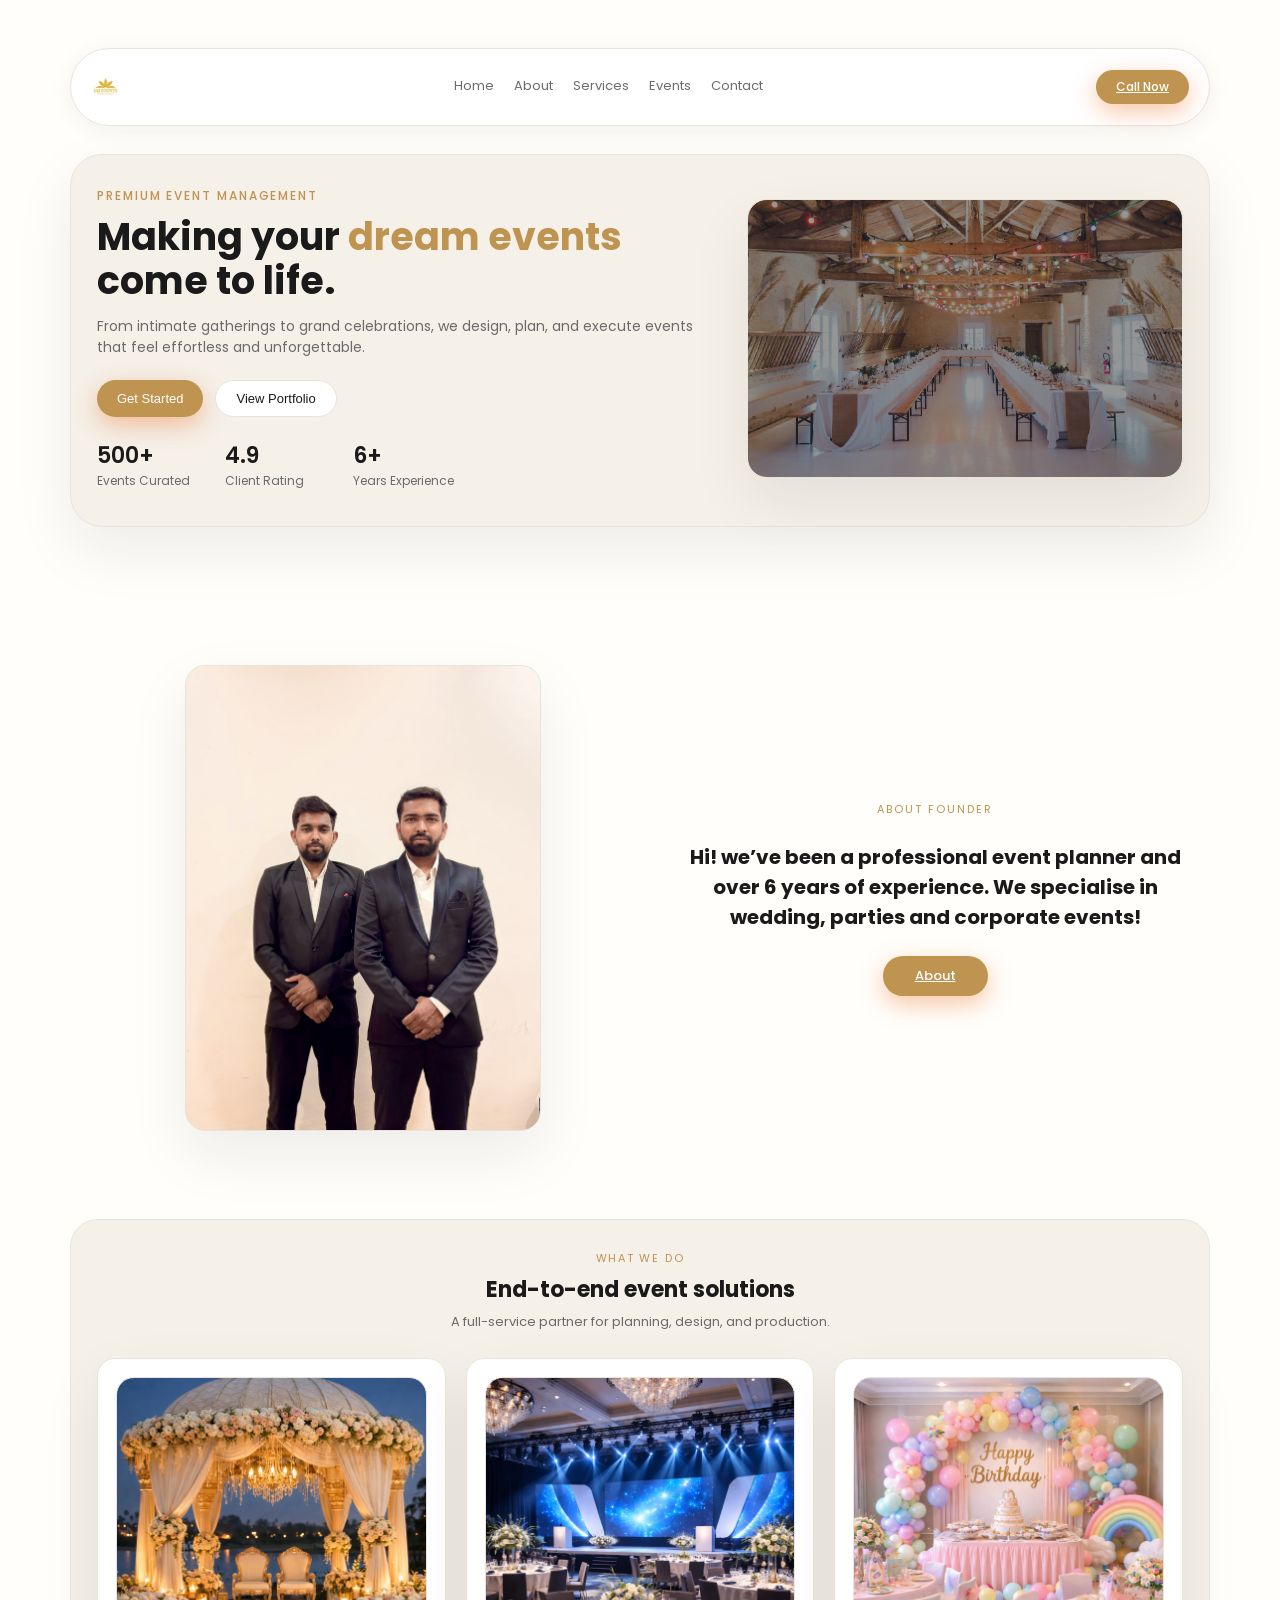
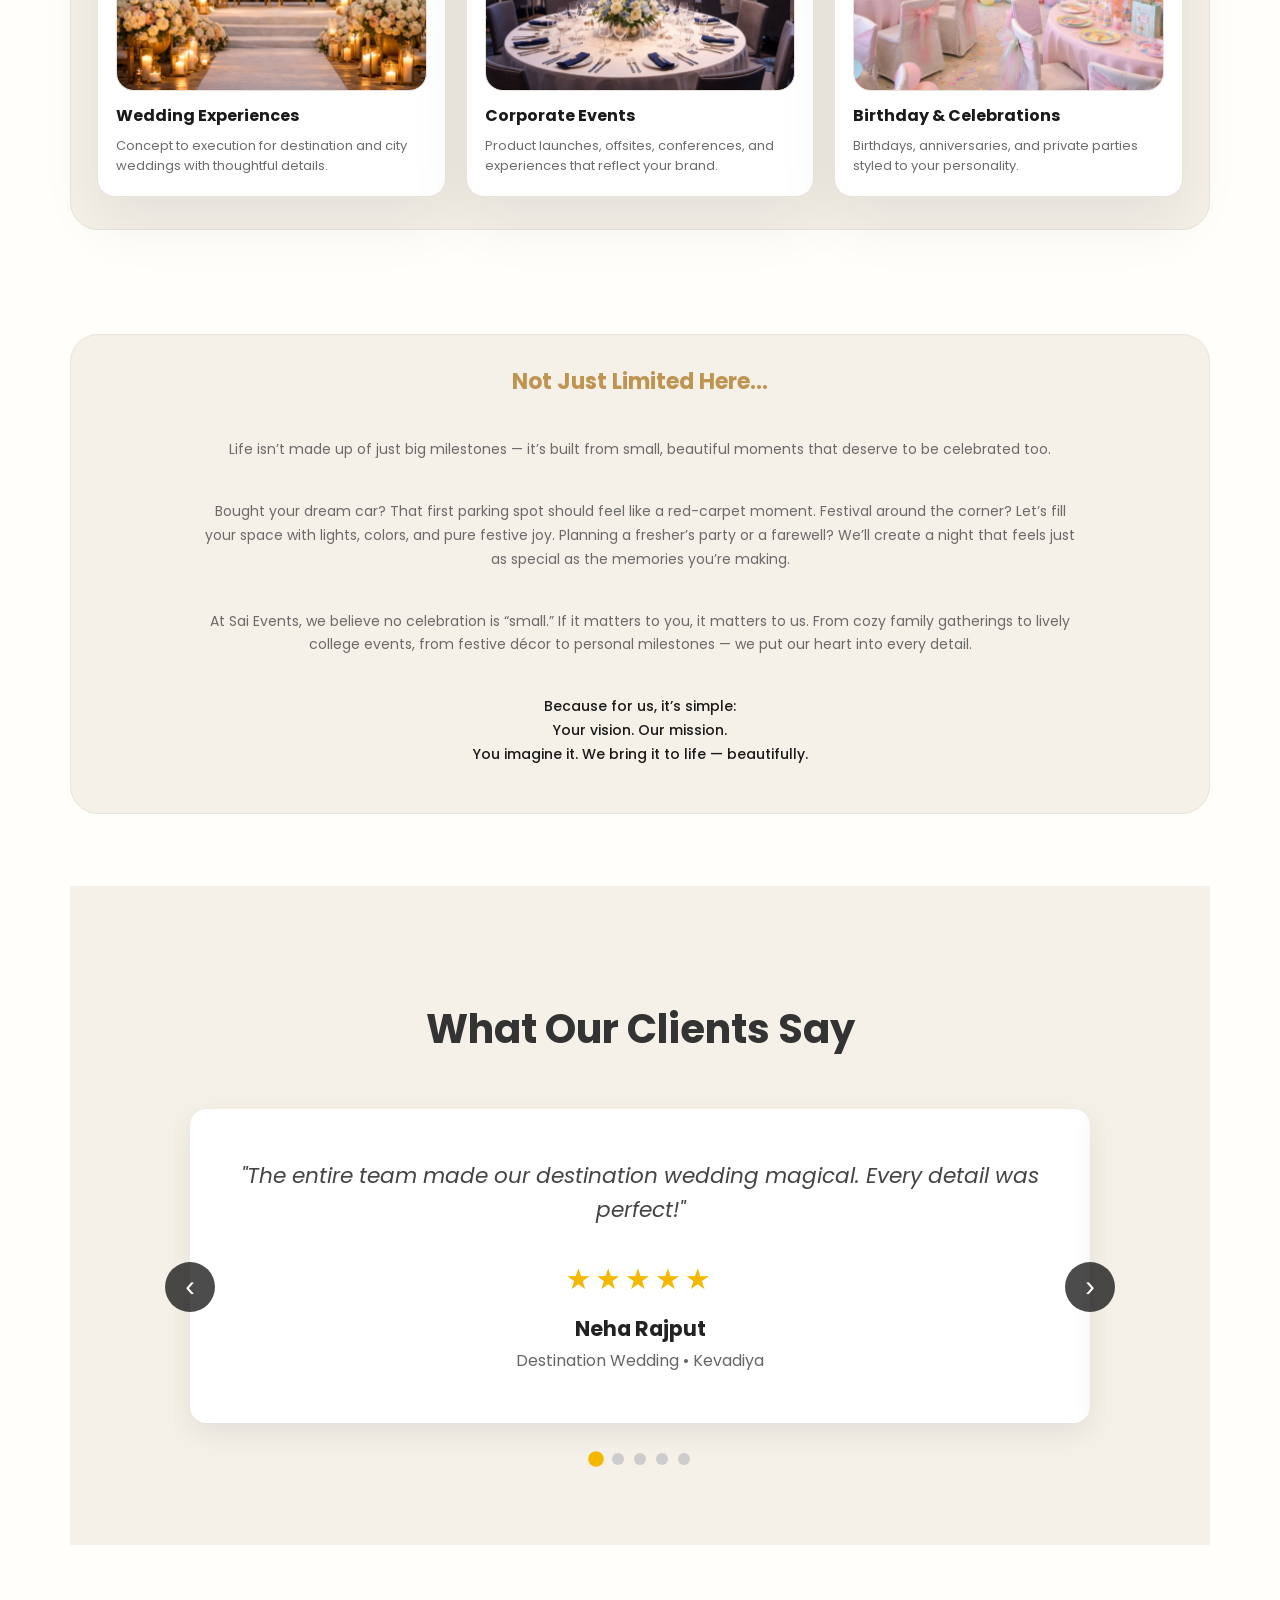
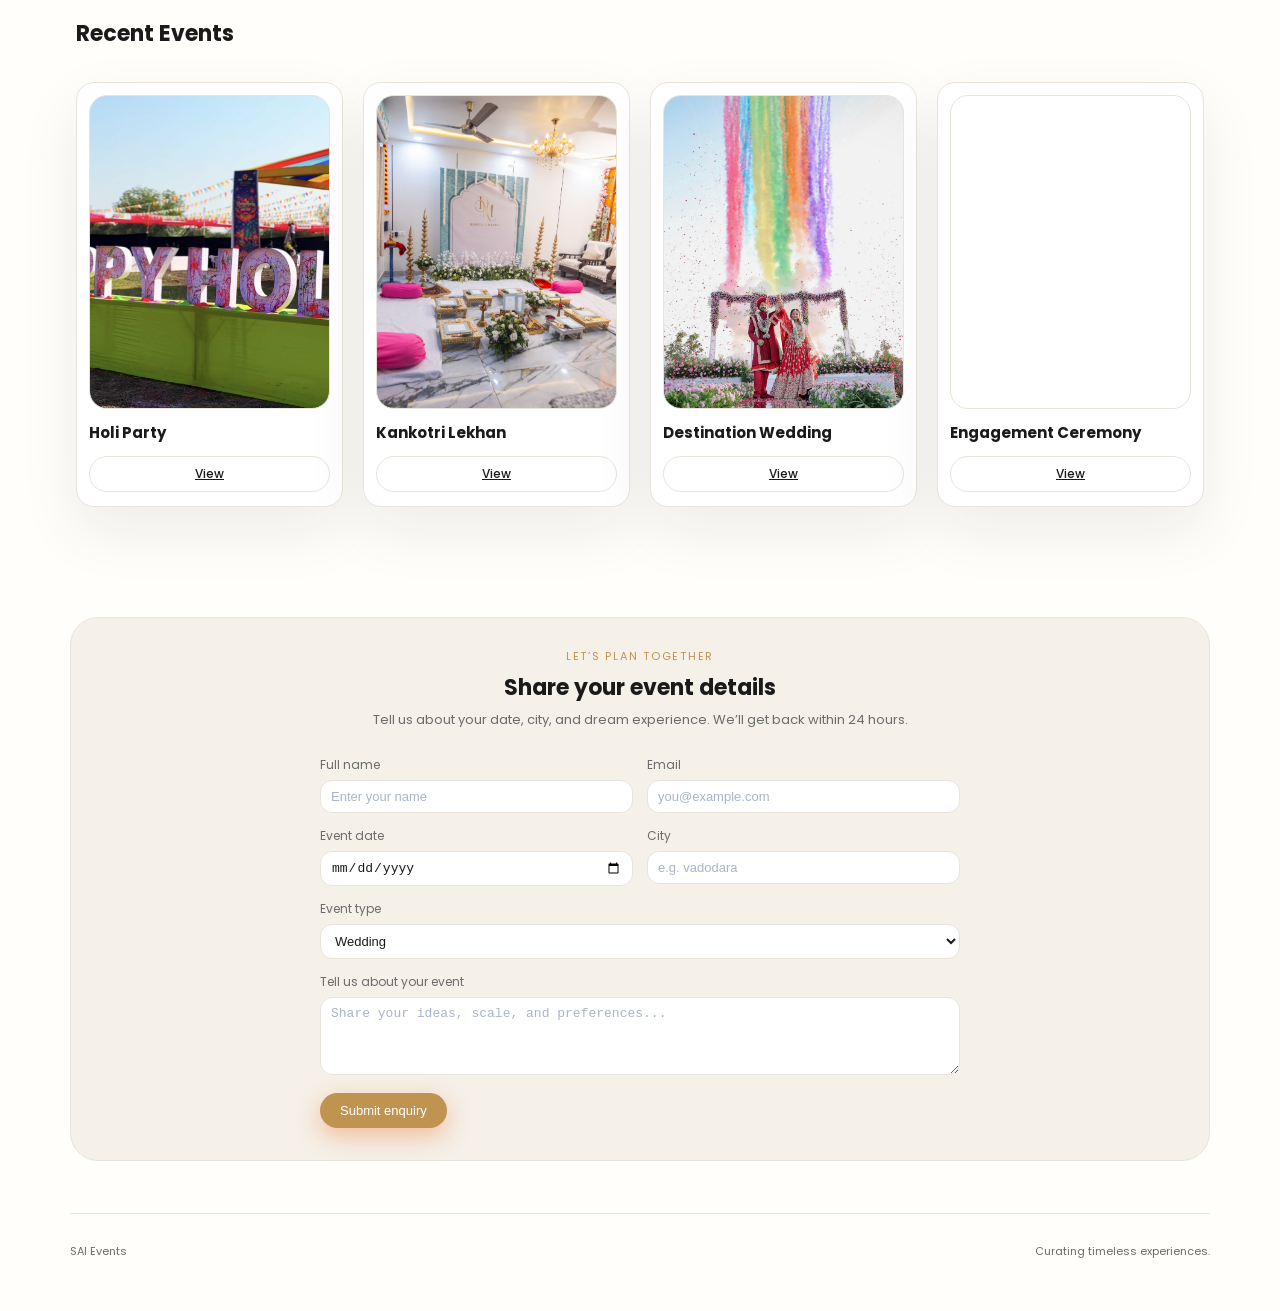
<file: index.html>
<!DOCTYPE html>
<html lang="en">
  <head>
    <meta charset="UTF-8" />
    <meta name="viewport" content="width=device-width, initial-scale=1.0" />
    <title>SAI Events</title>
    <link rel="stylesheet" href="styles.css" />
    <link rel="preconnect" href="https://fonts.googleapis.com" />
    <link rel="preconnect" href="https://fonts.gstatic.com" crossorigin />
    <link
      href="https://fonts.googleapis.com/css2?family=Poppins:wght@300;400;500;600;700&display=swap"
      rel="stylesheet"
    />
  </head>
  <body>
    <div class="page">
      <header class="header">
        <a href="#home" class="header__logo" aria-label="SAI Events home">
          <img src="assets/logo.png" alt="SAI Events" width="164" height="149" />
        </a>
        <nav class="header__nav">
            <a href="#home">Home</a>
            <a href="#about">About</a>
            <a href="#services">Services</a>
            <a href="#events">Events</a>
            <a href="#contact">Contact</a>
        </nav>
        <a
          href="tel:+917801919073"
          class="btn btn--primary btn--small header__cta"
        >
          Call Now
        </a>
        <div class="hamburger" id="hamburger">
          <span class="bar"></span>
          <span class="bar"></span>
          <span class="bar"></span>
        </div>
      </header>

      <main>
        <section id="home" class="hero">
          <div class="hero__content">
            <p class="hero__eyebrow">Premium Event Management</p>
            <h1 class="hero__title">
              Making your
              <span>dream events</span>
              come to life.
            </h1>
            <p class="hero__subtitle">
              From intimate gatherings to grand celebrations, we design, plan, and
              execute events that feel effortless and unforgettable.
            </p>
            <div class="hero__actions">
              <button
                class="btn btn--primary"
                type="button"
                data-scroll-target="#contact"
              >
                Get Started
              </button>
              <button class="btn btn--ghost"type="button"
                data-scroll-target="#events">View Portfolio</button>
            </div>
            <div class="hero__stats">
              <div class="stat">
                <div class="stat__value">500+</div>
                <div class="stat__label">Events Curated</div>
              </div>
              <div class="stat">
                <div class="stat__value">4.9</div>
                <div class="stat__label">Client Rating</div>
              </div>
              <div class="stat">
                <div class="stat__value">6+</div>
                <div class="stat__label">Years Experience</div>
              </div>
            </div>
          </div>
          <div class="hero__visual">
            <div class="hero__image hero__image--main"></div>
            <div class="hero__image hero__image--secondary"></div>
          </div>
        </section>

        <section id="about" class="section section--split section--about-founder">
          <div class="section__visual section__visual--founder">
            <div class="about__image about__image--main"></div>
          </div>
          <div class="section__content section__content--founder">
            <p class="section__eyebrow section__eyebrow--founder">About Founder</p>
            <h2 class="section__title section__title--founder">
              Hi! we’ve been a professional event planner and over 6 years of
              experience. We specialise in wedding, parties and corporate events!
            </h2>
            <a href="about-founder.html" class="btn btn--primary btn--founder">About</a>
          </div>
        </section>

        <section id="services" class="section section--muted">
          <div class="section__header">
            <p class="section__eyebrow">What we do</p>
            <h2 class="section__title">End-to-end event solutions</h2>
            <p class="section__subtitle">
              A full-service partner for planning, design, and production.
            </p>
          </div>
          <div class="grid grid--services">
            <article class="card card--service">
              <div class="card__image card__image--wedding"></div>
              <h3>Wedding Experiences</h3>
              <p>
                Concept to execution for destination and city weddings with
                thoughtful details.
              </p>
            </article>
            <article class="card card--service">
              <div class="card__image card__image--corporate"></div>
              <h3>Corporate Events</h3>
              <p>
                Product launches, offsites, conferences, and experiences that
                reflect your brand.
              </p>
            </article>
            <article class="card card--service">
              <div class="card__image card__image--birthday"></div>
              <h3>Birthday & Celebrations</h3>
              <p>
                Birthdays, anniversaries, and private parties styled to your
                personality.
              </p>
            </article>
          </div>
        </section>

        <section class="section section--muted section--copy">
          <div class="section__header section__header--copy">
            <h2 class="section__title section__title--accent">
              Not Just Limited Here…
            </h2>
          </div>
          <div class="section__copy-body">
            <p>
              Life isn’t made up of just big milestones — it’s built from small,
              beautiful moments that deserve to be celebrated too.
            </p>
            <p>
              Bought your dream car? That first parking spot should feel like a
              red-carpet moment. Festival around the corner? Let’s fill your space
              with lights, colors, and pure festive joy. Planning a fresher’s party
              or a farewell? We’ll create a night that feels just as special as the
              memories you’re making.
            </p>
            <p>
              At Sai Events, we believe no celebration is “small.” If it matters to
              you, it matters to us. From cozy family gatherings to lively college
              events, from festive décor to personal milestones — we put our heart
              into every detail.
            </p>
            <p class="section__copy-emphasis">
              Because for us, it’s simple: <br />
              Your vision. Our mission. <br />
              You imagine it. We bring it to life — beautifully.
            </p>
          </div>
        </section>
        <!-- TESTIMONIALS SECTION -->
        <section id="testimonials" class="testimonials-section">
          <div class="container">
           <h2 class="section-title">What Our Clients Say</h2>
    
           <div class="carousel-wrapper">
          <!-- Carousel Container -->
          <div class="carousel-container" id="carousel-container">
          <div class="carousel-track" id="carousel-track">
          
          <!-- Testimonial 1 -->
          <div class="testimonial-card">
            <div class="quote">"The entire team made our destination wedding magical. Every detail was perfect!"</div>
            <div class="client-info">
              <div class="stars">★★★★★</div>
              <h4>Neha Rajput</h4>
              <p>Destination Wedding • Kevadiya</p>
            </div>
          </div>

          <!-- Testimonial 2 -->
          <div class="testimonial-card">
            <div class="quote">“An unforgettable Holi bash—lively, vibrant, and effortlessly organized!”</div>
            <div class="client-info">
              <div class="stars">★★★★★</div>
              <h4>Sayon </h4>
              <p>Holi party • Vadodara</p>
            </div>
          </div>

          <!-- Testimonial 3 -->
          <div class="testimonial-card">
            <div class="quote">"My daughter’s birthday was the talk of the town. Highly recommended!"</div>
            <div class="client-info">
              <div class="stars">★★★★☆</div>
              <h4>Urvisha Kesrola</h4>
              <p>Birthday Celebration • Vadodara</p>
            </div>
          </div>

          <!-- Testimonial 4 -->
          <div class="testimonial-card">
            <div class="quote">“Kankotri Lekhan done to perfection. A blend of tradition and refined creativity.”</div>
            <div class="client-info">
              <div class="stars">★★★★★</div>
              <h4>Dhruval Nandukar</h4>
              <p>Kankotri Lekhan • Vadodara</p>
            </div>
          </div>

          <!-- Testimonial 5 -->
          <div class="testimonial-card">
            <div class="quote">“A beautifully curated anniversary event—graceful, heartfelt, and perfectly executed.”</div>
            <div class="client-info">
              <div class="stars">★★★★★</div>
              <h4>Yukta Patel</h4>
              <p>Anniversary Celebration • Vadodara</p>
            </div>
          </div>

          </div>
         </div>

         <!-- Arrows -->
          <button class="carousel-arrow prev" id="prev-btn" aria-label="Previous testimonial">‹</button>
         <button class="carousel-arrow next" id="next-btn" aria-label="Next testimonial">›</button>

         <!-- Dots -->
         <div class="carousel-dots" id="carousel-dots"></div>
        </div>
       </div>
     </section>
        <section id="events" class="section">
          <div class="section__header section__header--row">
            <div>
              <h2 class="section__title">Recent Events</h2>
            </div>
          </div>
          <div class="grid grid--events">
            <article class="card card--event">
              <div class="card__image card__image--event-holi"></div>
              <div class="card__body">
                <h3>Holi Party</h3>
                <a href="holi-party.html" class="btn btn--ghost btn--small card__view">
                  View
                </a>
              </div>
            </article>
            <article class="card card--event">
              <div class="card__image card__image--event-kankotri"></div>
              <div class="card__body">
                <h3>Kankotri Lekhan</h3>
                <a href="kankotri-lekhan.html" class="btn btn--ghost btn--small card__view">
                  View
                </a>
              </div>
            </article>
            <article class="card card--event">
              <div class="card__image card__image--event-destination"></div>
              <div class="card__body">
                <h3>Destination Wedding</h3>
                <a
                  href="destination-wedding.html"
                  class="btn btn--ghost btn--small card__view"
                >
                  View
                </a>
              </div>
            </article>
            <article class="card card--event">
              <div class="card__image card__image--event-engagement"></div>
              <div class="card__body">
                <h3>Engagement Ceremony</h3>
                <a href="engagement-ceremony.html" class="btn btn--ghost btn--small card__view">
                  View
                </a>
              </div>
            </article>
          </div>
        </section>

        <section id="contact" class="section section--muted section--contact">
          <div class="section__header">
            <p class="section__eyebrow">Let’s plan together</p>
            <h2 class="section__title">Share your event details</h2>
            <p class="section__subtitle">
              Tell us about your date, city, and dream experience. We’ll get back
              within 24 hours.
            </p>
          </div>
          <form class="form" id="contact-form">
            <div class="form__row">
              <div class="form__field">
                <label for="name">Full name</label>
                <input id="name" type="text" placeholder="Enter your name" />
              </div>
              <div class="form__field">
                <label for="email">Email</label>
                <input id="email" type="email" placeholder="you@example.com" />
              </div>
            </div>
            <div class="form__row">
              <div class="form__field">
                <label for="date">Event date</label>
                <input id="date" type="date" />
              </div>
              <div class="form__field">
                <label for="city">City</label>
                <input id="city" type="text" placeholder="e.g. vadodara" />
              </div>
            </div>
            <div class="form__field">
              <label for="type">Event type</label>
              <select id="type">
                <option>Wedding</option>
                <option>Corporate</option>
                <option>Social / Private</option>
                <option>Other</option>
              </select>
            </div>
            <div class="form__field">
              <label for="details">Tell us about your event</label>
              <textarea
                id="details"
                rows="4"
                placeholder="Share your ideas, scale, and preferences..."
              ></textarea>
            </div>
            <button type="submit" class="btn btn--primary form__submit">
              Submit enquiry
            </button>
            <p
              id="form-message"
              class="form__message"
              aria-live="polite"
              hidden
            ></p>
          </form>
        </section>
      </main>

      <footer class="footer">
        <p class="footer__brand">SAI Events</p>
        <p class="footer__meta">Curating timeless experiences.</p>
      </footer>
    </div>
    <script src="script.js"></script>
  </body>
</html>
</file>
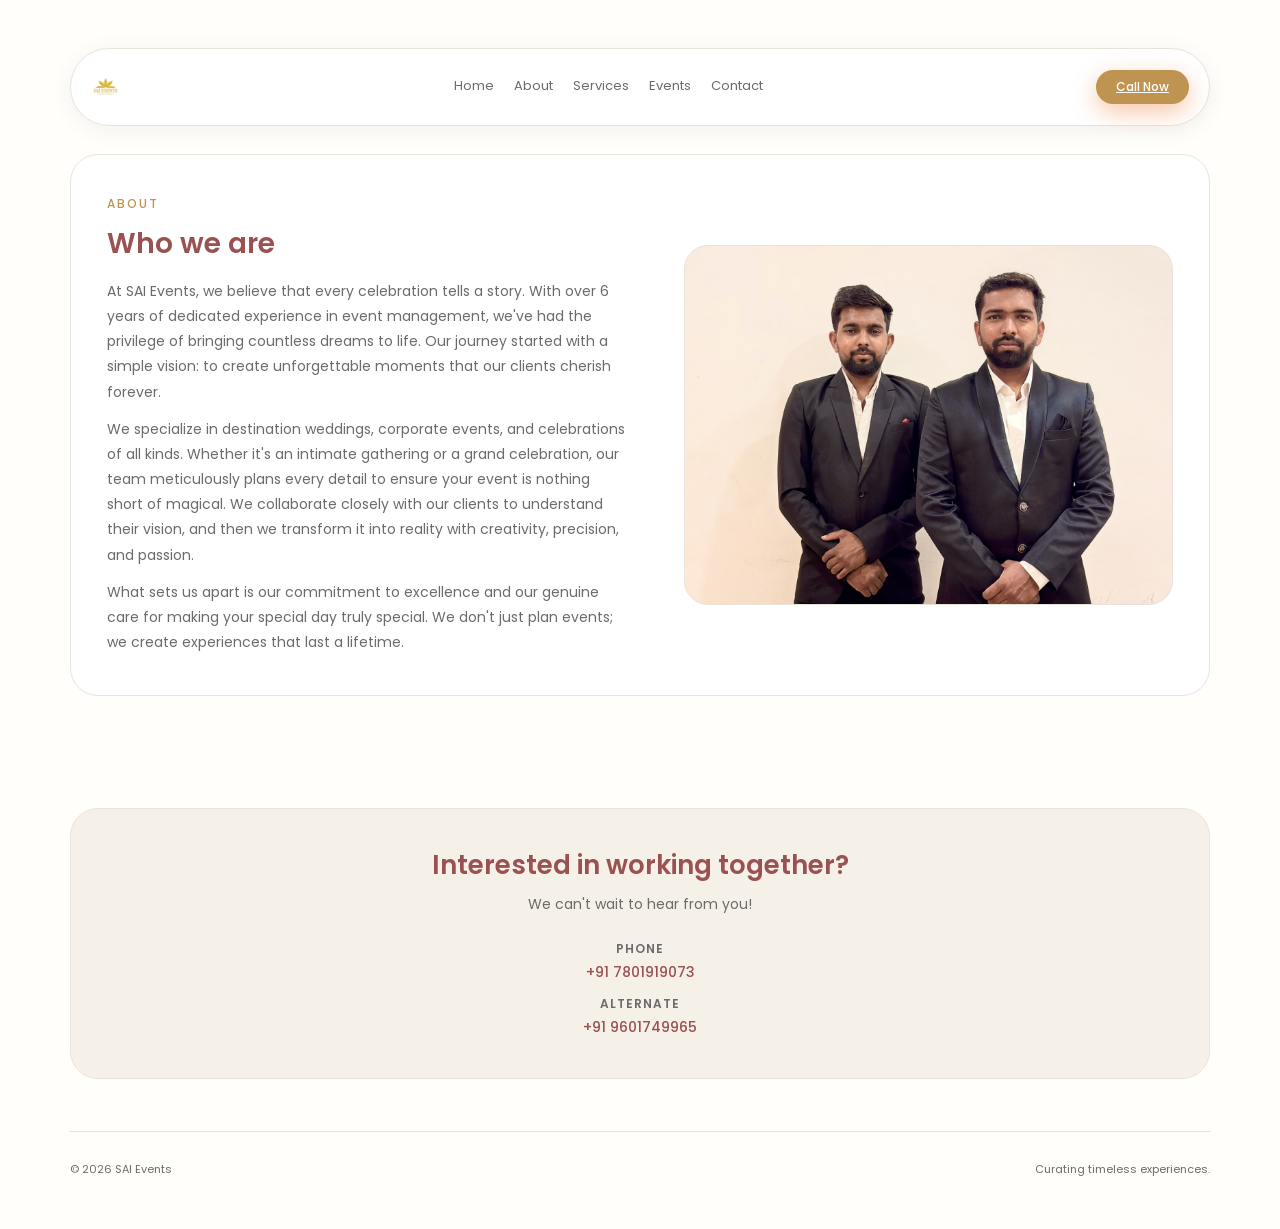
<file: about-founder.html>
<!DOCTYPE html>
<html lang="en">
  <head>
    <meta charset="UTF-8" />
    <meta name="viewport" content="width=device-width, initial-scale=1.0" />
    <title>About Founder - SAI Events</title>
    <link rel="stylesheet" href="styles.css" />
    <link rel="preconnect" href="https://fonts.googleapis.com" />
    <link rel="preconnect" href="https://fonts.gstatic.com" crossorigin />
    <link
      href="https://fonts.googleapis.com/css2?family=Poppins:wght@300;400;500;600;700&display=swap"
      rel="stylesheet"
    />
    <style>
      .about-founder-page {
        background: var(--bg);
      }

      .af__main {
        display: grid;
        grid-template-columns: minmax(0, 1.1fr) minmax(0, 1fr);
        gap: 40px;
        align-items: center;
        background: var(--bg-elevated);
        border-radius: 28px;
        padding: 40px 36px;
        border: 1px solid var(--border-subtle);
        margin-bottom: 40px;
      }

      .af__main-text {
        max-width: 520px;
      }

      .af__eyebrow {
        font-size: 12px;
        text-transform: uppercase;
        letter-spacing: 0.16em;
        color: var(--accent);
        margin: 0 0 12px;
        font-weight: 500;
      }

      .af__title {
        margin: 0 0 16px;
        font-size: 28px;
        line-height: 1.35;
        color: #9a5151;
        font-weight: 600;
      }

      .af__description {
        margin: 0;
        font-size: 14px;
        line-height: 1.8;
        color: var(--text-soft);
      }

      .af__description + .af__description {
        margin-top: 12px;
      }

      .af__main-image {
        height: 360px;
        border-radius: 24px;
        background-image: url("assets/founder-24-198.png");
        background-size: cover;
        background-position: center;
        border: 1px solid var(--border-subtle);
      }

      .af__contact-section {
        background: var(--bg-muted);
        border-radius: 28px;
        padding: 40px 36px;
        border: 1px solid var(--border-subtle);
        text-align: center;
      }

      .af__contact-title {
        margin: 0 0 10px;
        font-size: 26px;
        line-height: 1.3;
        color: #9a5151;
        font-weight: 600;
      }

      .af__contact-subtitle {
        margin: 0 0 24px;
        font-size: 14px;
        line-height: 1.6;
        color: var(--text-soft);
      }

      .af__contact-info {
        display: flex;
        flex-direction: column;
        gap: 12px;
        align-items: center;
      }

      .af__contact-item {
        font-size: 14px;
        color: #9a5151;
        font-weight: 500;
      }

      .af__contact-item strong {
        display: block;
        font-size: 12px;
        text-transform: uppercase;
        letter-spacing: 0.08em;
        color: var(--text-soft);
        margin-bottom: 4px;
        font-weight: 600;
      }

      .af__contact-link {
        color: #9a5151;
        text-decoration: none;
        transition: opacity 0.18s ease;
      }

      .af__contact-link:hover {
        opacity: 0.7;
      }

      @media (max-width: 900px) {
        .af__main {
          grid-template-columns: minmax(0, 1fr);
          padding: 32px 24px;
        }

        .af__main-image {
          order: -1;
        }

        .af__main-text {
          max-width: 100%;
        }

        .af__contact-section {
          padding: 32px 24px;
        }
      }

      @media (max-width: 640px) {
        .af__main {
          padding: 24px 18px;
        }

        .af__contact-section {
          padding: 24px 18px;
        }

        .af__title {
          font-size: 24px;
        }

        .af__contact-title {
          font-size: 22px;
        }
      }
    </style>
  </head>
  <body>
    <div class="page about-founder-page">
      <header class="header">
        <a href="index.html" class="header__logo" aria-label="SAI Events home">
          <img src="assets/logo.png" alt="SAI Events" width="164" height="149" />
        </a>
        <nav class="header__nav">
          <a href="index.html#home">Home</a>
          <a href="index.html#about">About</a>
          <a href="index.html#services">Services</a>
          <a href="index.html#events">Events</a>
          <a href="index.html#contact">Contact</a>
        </nav>
        <a
          href="tel:+917801919073"
          class="btn btn--primary btn--small header__cta"
        >
          Call Now
        </a>
      </header>

      <main>
        <section class="af__main">
          <div class="af__main-text">
            <p class="af__eyebrow">About</p>
            <h1 class="af__title">Who we are</h1>
            <p class="af__description">
              At SAI Events, we believe that every celebration tells a story. With over 6 years of dedicated experience in event management, we've had the privilege of bringing countless dreams to life. Our journey started with a simple vision: to create unforgettable moments that our clients cherish forever.
            </p>
            <p class="af__description">
              We specialize in destination weddings, corporate events, and celebrations of all kinds. Whether it's an intimate gathering or a grand celebration, our team meticulously plans every detail to ensure your event is nothing short of magical. We collaborate closely with our clients to understand their vision, and then we transform it into reality with creativity, precision, and passion.
            </p>
            <p class="af__description">
              What sets us apart is our commitment to excellence and our genuine care for making your special day truly special. We don't just plan events; we create experiences that last a lifetime.
            </p>
          </div>
          <div class="af__main-image"></div>
        </section>

        <section class="af__contact-section">
          <h2 class="af__contact-title">Interested in working together?</h2>
          <p class="af__contact-subtitle">
            We can't wait to hear from you!
          </p>
          <div class="af__contact-info">
            <div class="af__contact-item">
              <strong>Phone</strong>
              <a href="tel:+917801919073" class="af__contact-link">+91 7801919073</a>
            </div>
            <div class="af__contact-item">
              <strong>Alternate</strong>
              <a href="tel:+919601749965" class="af__contact-link">+91 9601749965</a>
            </div>
          </div>
        </section>
      </main>

      <footer class="footer">
        <p class="footer__brand">© 2026 SAI Events</p>
        <p class="footer__meta">Curating timeless experiences.</p>
      </footer>
    </div>
    <script src="script.js"></script>
  </body>
</html>
</file>
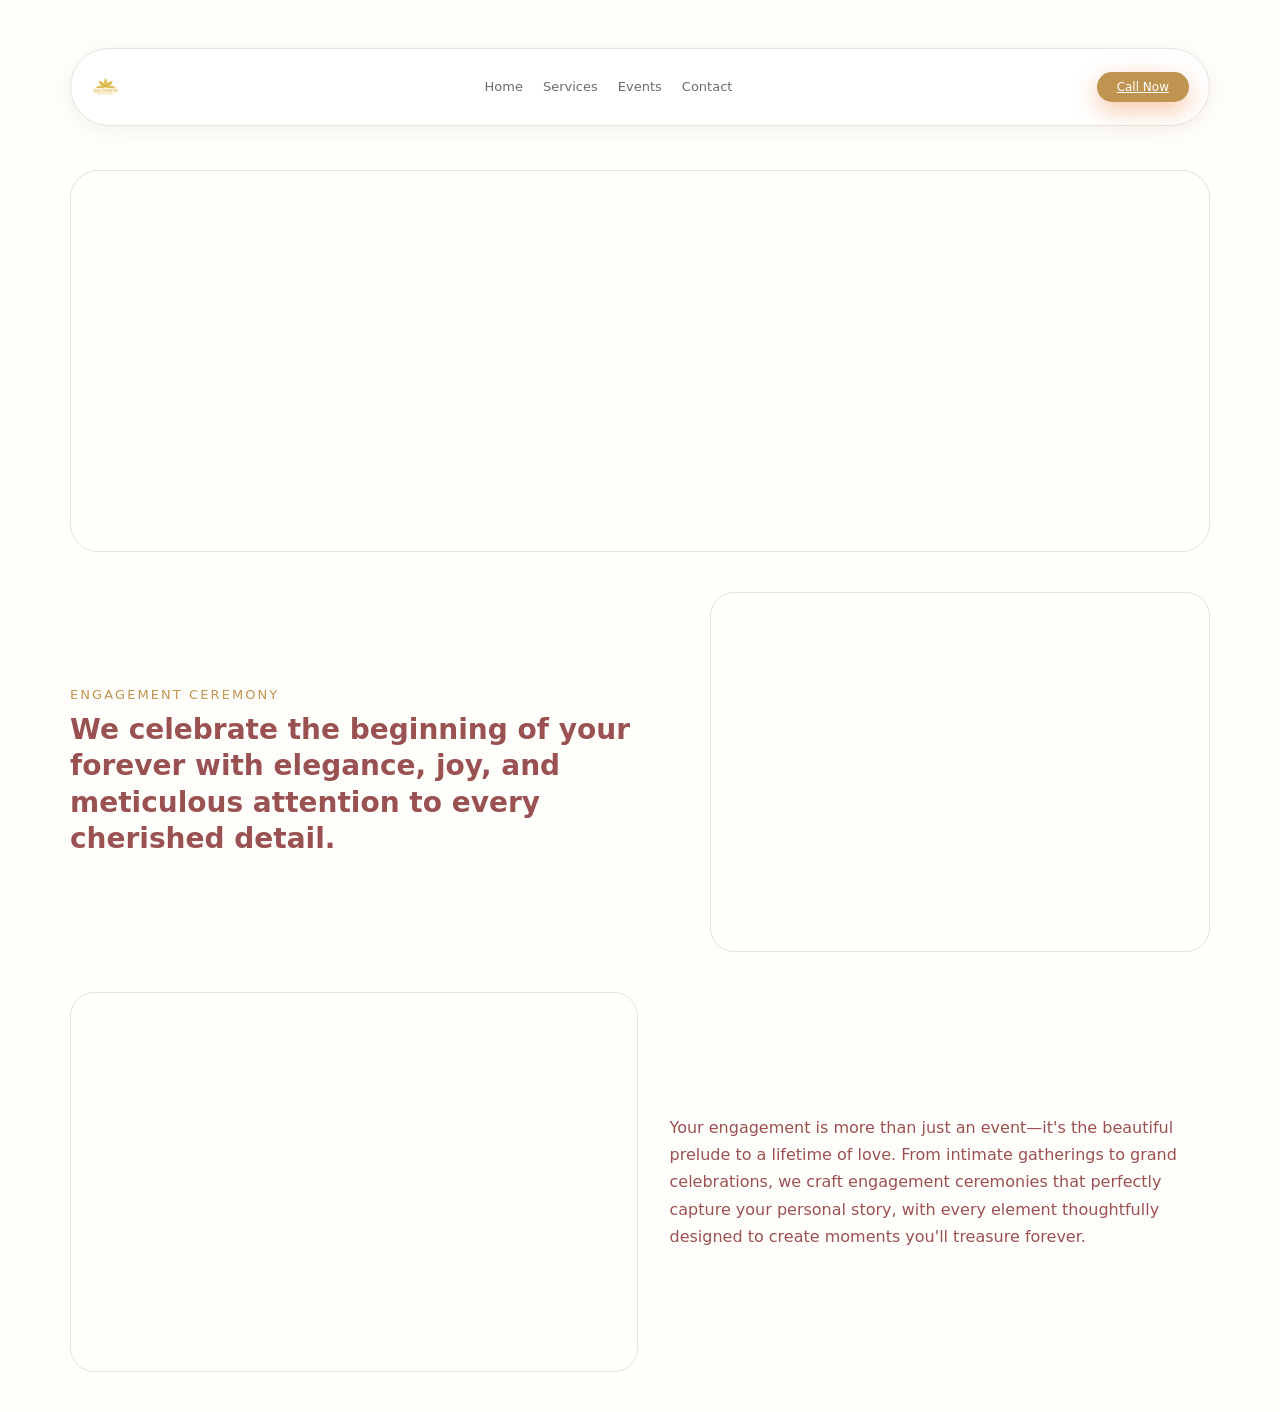
<file: engagement-ceremony.html>
<!DOCTYPE html>
<html lang="en">
  <head>
    <meta charset="UTF-8" />
    <meta name="viewport" content="width=device-width, initial-scale=1.0" />
    <title>Engagement Ceremony – SAI Events</title>
    <link rel="stylesheet" href="styles.css" />
  </head>
  <body>
    <div class="page">
      <header class="header">
        <a href="index.html#home" class="header__logo" aria-label="SAI Events home">
          <img src="assets/logo.png" alt="SAI Events" width="164" height="149" />
        </a>
        <nav class="header__nav">
          <a href="index.html#home">Home</a>
          <a href="index.html#services">Services</a>
          <a href="index.html#events">Events</a>
          <a href="index.html#contact">Contact</a>
        </nav>
        <a href="tel:+917801919073" class="btn btn--primary btn--small header__cta">
          Call Now
        </a>
        <div class="hamburger" id="hamburger">
          <span class="bar"></span>
          <span class="bar"></span>
          <span class="bar"></span>
        </div>
      </header>

      <main class="ec">
        <section class="ec__hero">
          <div class="ec__hero-image"></div>
        </section>

        <section class="ec__intro">
          <div class="ec__intro-text">
            <p class="ec__eyebrow">Engagement Ceremony</p>
            <h1 class="ec__title">
              We celebrate the beginning of your forever with elegance, joy, and meticulous attention to every cherished detail.
            </h1>
          </div>
          <div class="ec__intro-image"></div>
        </section>

        <section class="ec__detail">
          <div class="ec__detail-image"></div>
          <div class="ec__detail-text">
            <p>
              Your engagement is more than just an event—it's the beautiful prelude to a lifetime of love. From intimate gatherings to grand celebrations, we craft engagement ceremonies that perfectly capture your personal story, with every element thoughtfully designed to create moments you'll treasure forever.
            </p>
          </div>
        </section>
      </main>
    </div>
    <script src="script.js"></script>
  </body>
</html>
</file>
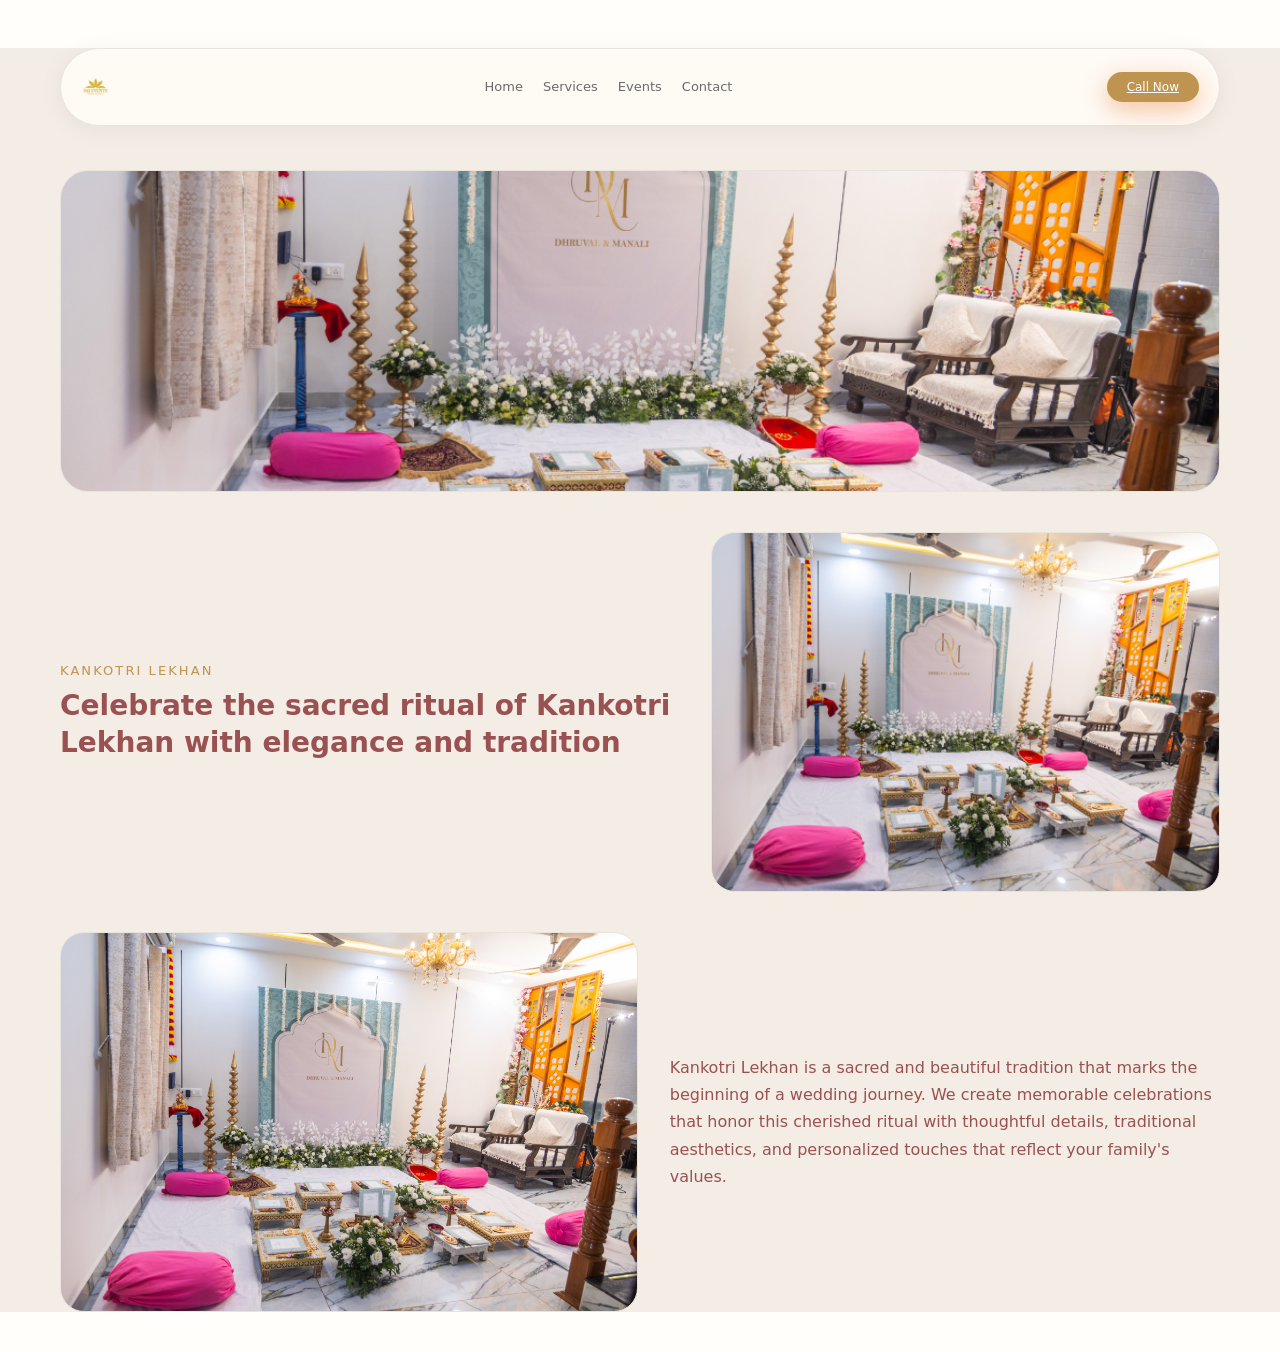
<file: kankotri-lekhan.html>
<!DOCTYPE html>
<html lang="en">
  <head>
    <meta charset="UTF-8" />
    <meta name="viewport" content="width=device-width, initial-scale=1.0" />
    <title>Kankotri Lekhan – SAI Events</title>
    <link rel="stylesheet" href="styles.css" />
  </head>
  <body class="holi-page">
    <div class="page page--holi">
      <header class="header">
        <a href="index.html#home" class="header__logo" aria-label="SAI Events home">
          <img src="assets/logo.png" alt="SAI Events" width="164" height="149" />
        </a>
        <nav class="header__nav">
          <a href="index.html#home">Home</a>
          <a href="index.html#services">Services</a>
          <a href="index.html#events">Events</a>
          <a href="index.html#contact">Contact</a>
        </nav>
        <a href="tel:+917801919073" class="btn btn--primary btn--small header__cta">
          Call Now
        </a>
      </header>

      <main class="kl">
        <section class="kl__hero">
          <div class="kl__hero-image"></div>
        </section>

        <section class="kl__intro">
          <div class="kl__intro-text">
            <p class="kl__eyebrow">Kankotri Lekhan</p>
            <h1 class="kl__title">
              Celebrate the sacred ritual of Kankotri Lekhan with elegance and tradition
            </h1>
          </div>
          <div class="kl__intro-image"></div>
        </section>

        <section class="kl__detail">
          <div class="kl__detail-image"></div>
          <div class="kl__detail-text">
            <p>
              Kankotri Lekhan is a sacred and beautiful tradition that marks the beginning of a wedding journey. We create memorable celebrations that honor this cherished ritual with thoughtful details, traditional aesthetics, and personalized touches that reflect your family's values.
            </p>
          </div>
        </section>
      </main>
    </div>
  </body>
</html>
</file>
<file: styles.css>
:root {
  /* Figma: White & Orange palette */
  --bg: #fffefb;
  --bg-elevated: #ffffff;
  --bg-muted: #f5f0e8;
  --accent: #bf9350;
  --accent-soft: rgba(232, 93, 4, 0.12);
  --accent-strong: rgba(232, 93, 4, 0.2);
  --text: #1a1a1a;
  --text-soft: #6b6b6b;
  --border-subtle: #e8e4dc;
  --radius-lg: 24px;
  --radius-md: 18px;
  --radius-pill: 999px;
  --shadow-soft: 0 24px 60px rgba(26, 26, 26, 0.08);
}

*,
*::before,
*::after {
  box-sizing: border-box;
}

html,
body {
  margin: 0;
  padding: 0;
  font-family: "Poppins", system-ui, -apple-system, BlinkMacSystemFont, sans-serif;
  background: var(--bg);
  color: var(--text);
}

body {
  min-height: 100vh;
}

.page {
  max-width: 1180px;
  margin: 32px auto 40px;
  padding: 0 20px;
}

.page--holi {
  max-width: 1200px;
}

@media (min-width: 1280px) {
  .page {
    margin-top: 48px;
  }
}

.header {
  display: flex;
  align-items: center;
  justify-content: space-between;
  gap: 32px;
  padding: 16px 20px;
  margin-bottom: 28px;
  background: var(--bg-elevated);
  border-radius: 999px;
  border: 1px solid var(--border-subtle);
  box-shadow: 0 4px 24px rgba(26, 26, 26, 0.06);
  position: sticky;
  top: 12px;
  z-index: 10;
  transition: all 0.28s ease;
}

.header:hover {
  box-shadow: 0 6px 28px rgba(26, 26, 26, 0.1);
  border-color: var(--accent-soft);
}

.holi-page {
  background: #f3ede5;
}

.page--holi .header {
  background: #fefaf4;
}

/* Logo: Figma component 164×149 */
.header__logo {
  display: block;
  line-height: 0;
}

.header__logo img {
  display: block;
  height: 44px;
  width: auto;
  object-fit: contain;
}

.header__nav {
  display: flex;
  gap: 20px;
  font-size: 13px;
}

.header__nav a {
  color: var(--text-soft);
  text-decoration: none;
  position: relative;
  padding-bottom: 2px;
  transition: color 0.28s ease;
}

.header__nav a::after {
  content: "";
  position: absolute;
  left: 0;
  bottom: 0;
  width: 0;
  height: 2px;
  background: var(--accent);
  transition: width 0.28s ease;
}

.header__nav a:hover {
  color: var(--text);
}

.header__nav a:hover::after {
  width: 100%;
}

.header__cta {
  white-space: nowrap;
}

@media (max-width: 768px) {
  .header {
    padding-inline: 16px;
  }

  .header__nav {
    display: none;
  }
}

main {
  display: flex;
  flex-direction: column;
  gap: 72px;
}

.hero {
  display: grid;
  grid-template-columns: minmax(0, 1.4fr) minmax(0, 1fr);
  gap: 40px;
  align-items: center;
  padding: 32px 26px 36px;
  border-radius: 32px;
  background: var(--bg-muted);
  border: 1px solid var(--border-subtle);
  box-shadow: var(--shadow-soft);
  transition: all 0.35s ease;
}

.hero:hover {
  border-color: var(--accent-soft);
  box-shadow: 0 28px 64px rgba(26, 26, 26, 0.12);
}

@media (max-width: 900px) {
  .hero {
    grid-template-columns: minmax(0, 1fr);
    padding: 24px 18px 26px;
  }
}

.hero__eyebrow {
  font-size: 12px;
  text-transform: uppercase;
  letter-spacing: 0.16em;
  color: var(--accent);
  font-weight: 500;
  margin: 0 0 10px;
}

.hero__title {
  font-size: clamp(30px, 3.3vw, 38px);
  line-height: 1.15;
  margin: 0 0 14px;
}

.hero__title span {
  color: var(--accent);
}

.hero__subtitle {
  margin: 0 0 22px;
  color: var(--text-soft);
  font-size: 14px;
}

.hero__actions {
  display: flex;
  gap: 12px;
  margin-bottom: 22px;
}

@media (max-width: 520px) {
  .hero__actions {
    flex-direction: column;
    align-items: stretch;
  }
}

.btn {
  border-radius: var(--radius-pill);
  padding: 10px 20px;
  border: none;
  cursor: pointer;
  font-size: 13px;
  font-weight: 500;
  display: inline-flex;
  align-items: center;
  justify-content: center;
  gap: 6px;
  transition: all 0.3s ease;
}

.btn--primary {
  color: #ffffff;
  background: var(--accent);
  box-shadow: 0 8px 24px rgba(232, 93, 4, 0.35);
}

.btn--primary:hover {
  transform: translateY(-2px);
  box-shadow: 0 12px 32px rgba(232, 93, 4, 0.45);
}

.btn--ghost {
  color: var(--text);
  background: var(--bg-elevated);
  border: 1px solid var(--border-subtle);
}

.btn--ghost:hover {
  border-color: var(--accent);
  color: var(--accent);
  transform: translateY(-2px);
  box-shadow: 0 4px 12px rgba(191, 147, 80, 0.15);
}

.btn--small {
  padding-block: 8px;
  font-size: 12px;
}

.hero__stats {
  display: flex;
  flex-wrap: wrap;
  gap: 18px;
}

.stat {
  min-width: 110px;
}

.stat__value {
  font-size: 22px;
  font-weight: 600;
  transition: all 0.05s ease;
}

.stat__label {
  font-size: 12px;
  color: var(--text-soft);
}

/* Hero picture: Figma 506×279 */
.hero__visual {
  position: relative;
  width: 100%;
  max-width: 506px;
  height: 279px;
  justify-self: end;
}

.hero__image {
  border-radius: 20px;
  background-size: cover;
  background-position: center;
  background-repeat: no-repeat;
  border: 1px solid var(--border-subtle);
  box-shadow: var(--shadow-soft);
  transition: transform 0.4s ease, box-shadow 0.4s ease;
}

.hero:hover .hero__image {
  transform: scale(1.02);
  box-shadow: 0 28px 64px rgba(26, 26, 26, 0.15);
}

.hero__image--main {
  position: absolute;
  left: 0;
  top: 0;
  right: 0;
  bottom: 0;
  width: 506px;
  height: 279px;
  max-width: 100%;
  max-height: 100%;
  background-image: url("assets/hero-18-85.png");
}

.hero__image--secondary {
  display: none;
}

.hero__badge {
  position: absolute;
  left: -6%;
  bottom: -6%;
  padding: 10px 14px;
  border-radius: 18px;
  background: var(--bg-elevated);
  border: 1px solid var(--border-subtle);
  box-shadow: var(--shadow-soft);
  display: flex;
  flex-direction: column;
  gap: 2px;
  max-width: 70%;
}

.hero__badge-label {
  font-size: 11px;
  text-transform: uppercase;
  letter-spacing: 0.16em;
  color: var(--text-soft);
}

.hero__badge-title {
  font-size: 14px;
  font-weight: 600;
}

.hero__badge-meta {
  font-size: 11px;
  color: var(--text-soft);
}

@media (max-width: 900px) {
  .hero__visual {
    order: -1;
    min-height: 220px;
  }

  .hero__image--secondary {
    display: none;
  }

  .hero__badge {
    left: auto;
    right: 4%;
  }
}

.section {
  padding-inline: 6px;
}

.section--muted {
  background: var(--bg-muted);
  border-radius: 28px;
  padding: 30px 26px 32px;
  border: 1px solid var(--border-subtle);
  transition: all 0.35s ease;
}

.section--muted:hover {
  border-color: var(--accent-soft);
  box-shadow: 0 8px 28px rgba(26, 26, 26, 0.08);
}

.section--copy {
  margin-top: 32px;
}

.section__header--copy {
  text-align: center;
  margin-bottom: 18px;
}

.section__title--accent {
  color: var(--accent);
  font-size: 32px;
}

.section__copy-body {
  max-width: 880px;
  margin: 0 auto;
  text-align: center;
  font-size: 14px;
  line-height: 1.7;
  color: var(--text-soft);
  display: flex;
  flex-direction: column;
  gap: 10px;
}

.section__copy-emphasis {
  font-weight: 500;
  color: var(--text);
}

.section__header {
  text-align: center;
  margin-bottom: 26px;
}

.section__header--row {
  display: flex;
  align-items: flex-end;
  justify-content: space-between;
  gap: 16px;
  text-align: left;
}

.section__eyebrow {
  font-size: 11px;
  text-transform: uppercase;
  letter-spacing: 0.16em;
  color: var(--accent);
  margin: 0 0 6px;
}

.section__title {
  margin: 0 0 6px;
  font-size: 22px;
}

.section__title span {
  color: var(--accent);
}

.section__subtitle {
  margin: 0;
  font-size: 13px;
  color: var(--text-soft);
}

.grid {
  display: grid;
  gap: 20px;
}

.grid--services {
  grid-template-columns: repeat(3, minmax(0, 1fr));
}

.grid--events {
  grid-template-columns: repeat(4, minmax(0, 1fr));
}

@media (max-width: 1024px) {
  .grid--events {
    grid-template-columns: repeat(3, minmax(0, 1fr));
  }
}

@media (max-width: 960px) {
  .grid--services,
  .grid--events {
    grid-template-columns: repeat(2, minmax(0, 1fr));
  }
}

@media (max-width: 640px) {
  .grid--services,
  .grid--events {
    grid-template-columns: minmax(0, 1fr);
  }
}

.card {
  border-radius: var(--radius-md);
  padding: 18px 18px 20px;
  background: var(--bg-elevated);
  border: 1px solid var(--border-subtle);
  box-shadow: var(--shadow-soft);
  transition: all 0.35s ease;
}

.card:hover {
  transform: translateY(-6px);
  box-shadow: 0 28px 72px rgba(26, 26, 26, 0.12);
  border-color: var(--accent-soft);
}

.card--service h3 {
  margin: 0 0 8px;
  font-size: 16px;
}

.card--service p {
  margin: 0;
  font-size: 13px;
  color: var(--text-soft);
}

.card--event {
  padding: 12px 12px 14px;
}

/* Service/event card images: Figma 314×314 */
.card__image,
.card__image--service {
  position: relative;
  width: 100%;
  height: 314px;
  max-width: 314px;
  margin: 0 auto 12px;
  border-radius: 18px;
  background-size: cover;
  background-position: center;
  background-repeat: no-repeat;
  border: 1px solid var(--border-subtle);
  transition: transform 0.4s ease;
}

.card:hover .card__image,
.card:hover .card__image--service {
  transform: scale(1.05);
}

.card__image--wedding {
  background-image: url("assets/services-wedding-24-192.png");
}

.card__image--corporate {
  background-image: url("assets/services-corporate-24-195.png");
}

.card__image--birthday {
  background-image: url("assets/services-birthday-24-196.png");
}

.card__image--event-holi {
  background-image: url("assets/events-holi-26-200.png");
}

.card__image--event-kankotri {
  background-image: url("assets/events-kankotri-27-202.png");
}

.card__image--event-destination {
  background-image: url("assets/events-destination-28-204.png");
}

.card__image--event-engagement {
  background-image: url("https://www.figma.com/api/mcp/asset/f051fdef-9194-4e19-919e-8ddd9c66dd59");
}

.card__body {
  display: flex;
  flex-direction: column;
  gap: 4px;
}

.card__eyebrow {
  font-size: 11px;
  text-transform: uppercase;
  letter-spacing: 0.14em;
  color: var(--accent);
  margin: 0;
}

.card__body h3 {
  margin: 0;
  font-size: 15px;
}

.card__meta {
  margin: 0;
  font-size: 12px;
  color: var(--text-soft);
}

.section--split {
  display: grid;
  grid-template-columns: minmax(0, 1.1fr) minmax(0, 1fr);
  gap: 32px;
  align-items: center;
  padding: 10px 6px 0;
}

@media (max-width: 900px) {
  .section--split {
    grid-template-columns: minmax(0, 1fr);
  }
}

.section__content {
  padding-right: 16px;
}

.section__visual {
  position: relative;
  padding: 16px 6px;
}

.section--about-founder {
  margin-top: 40px;
}

.section__visual--founder {
  display: flex;
  justify-content: center;
}

.about__image--main {
  position: relative;
  width: 356px;
  max-width: 100%;
  height: 466px;
  border-radius: 20px;
  background-image: url("assets/founder-24-198.png");
  background-size: cover;
  background-position: center;
  background-repeat: no-repeat;
  border: 1px solid var(--border-subtle);
  box-shadow: var(--shadow-soft);
  transition: transform 0.35s ease, box-shadow 0.35s ease;
}

.about__image--main:hover {
  transform: translateY(-8px);
  box-shadow: 0 32px 68px rgba(26, 26, 26, 0.15);
}

.section__content--founder {
  text-align: center;
  display: flex;
  flex-direction: column;
  align-items: center;
  gap: 18px;
}

.section__eyebrow--founder {
  color: var(--accent);
  text-transform: uppercase;
  letter-spacing: 0.18em;
}

.section__title--founder {
  font-size: 20px;
  max-width: 520px;
}

.btn--founder {
  padding-inline: 32px;
}

.about__card {
  position: absolute;
  right: 0;
  bottom: 0;
  transform: translateY(25%);
  width: min(260px, 80%);
  padding: 12px 14px;
  border-radius: 18px;
  background: var(--bg-elevated);
  border: 1px solid var(--border-subtle);
  box-shadow: var(--shadow-soft);
  transition: all 0.3s ease;
}

.about__card:hover {
  transform: translateY(20%);
  box-shadow: 0 12px 32px rgba(26, 26, 26, 0.15);
  border-color: var(--accent-soft);
}

.about__card-label {
  font-size: 11px;
  text-transform: uppercase;
  letter-spacing: 0.16em;
  color: var(--text-soft);
  margin: 0 0 4px;
}

.about__card-quote {
  font-size: 13px;
  margin: 0 0 4px;
}

.about__card-meta {
  font-size: 11px;
  color: var(--text-soft);
  margin: 0;
}

@media (max-width: 900px) {
  .about__card {
    position: static;
    transform: none;
    margin-top: 14px;
    width: 100%;
  }
}

.list {
  list-style: none;
  padding: 0;
  margin: 18px 0 0;
}

.list--check li {
  position: relative;
  padding-left: 22px;
  margin-bottom: 8px;
  font-size: 13px;
  color: var(--text-soft);
}

.list--check li::before {
  content: "✓";
  position: absolute;
  left: 0;
  top: 0;
  font-size: 11px;
  color: var(--accent);
}

.section--contact {
  margin-top: 38px;
}

.form {
  max-width: 640px;
  margin: 0 auto;
  display: flex;
  flex-direction: column;
  gap: 14px;
}

.form__row {
  display: grid;
  grid-template-columns: repeat(2, minmax(0, 1fr));
  gap: 14px;
}

@media (max-width: 640px) {
  .form__row {
    grid-template-columns: minmax(0, 1fr);
  }
}

.form__field {
  display: flex;
  flex-direction: column;
  gap: 6px;
}

.form__field label {
  font-size: 12px;
  color: var(--text-soft);
}

.form__field input,
.form__field select,
.form__field textarea {
  background: var(--bg-elevated);
  border-radius: 12px;
  border: 1px solid var(--border-subtle);
  padding: 8px 10px;
  color: var(--text);
  font-size: 13px;
  outline: none;
  transition: all 0.28s ease;
}

.form__field input::placeholder,
.form__field textarea::placeholder {
  color: rgba(148, 163, 184, 0.8);
}

.form__field input:focus,
.form__field select:focus,
.form__field textarea:focus {
  border-color: var(--accent);
  box-shadow: 0 0 0 3px var(--accent-soft), 0 0 0 1px var(--accent);
  transform: translateY(-1px);
}

.form__submit {
  align-self: flex-start;
  margin-top: 4px;
}

.card__view {
  margin-top: 8px;
}

/* Holi Party detail page */
.holi {
  display: flex;
  flex-direction: column;
  gap: 40px;
  padding-top: 16px;
}

.holi__hero {
  border-radius: 28px;
  overflow: hidden;
  border: 1px solid var(--border-subtle);
  transition: all 0.35s ease;
}

.holi__hero:hover {
  box-shadow: 0 28px 72px rgba(26, 26, 26, 0.12);
  border-color: var(--accent-soft);
}

.holi__hero-image {
  height: 320px;
  background-image: url("assets/events-holi-26-200.png");
  background-size: cover;
  background-position: center;
  transition: transform 0.5s ease;
}

.holi__hero:hover .holi__hero-image {
  transform: scale(1.05);
}

.holi__intro {
  display: grid;
  grid-template-columns: minmax(0, 1.2fr) minmax(0, 1fr);
  gap: 40px;
  align-items: center;
}

.holi__intro-text {
  max-width: 720px;
}

.holi__eyebrow {
  font-size: 13px;
  text-transform: uppercase;
  letter-spacing: 0.16em;
  color: var(--accent);
  margin: 0 0 10px;
}

.holi__title {
  margin: 0;
  font-size: 28px;
  line-height: 1.3;
  color: #9a5151;
}

.holi__intro-image {
  height: 360px;
  border-radius: 24px;
  background-image: url("assets/holi-33-225.png");
  background-size: cover;
  background-position: center;
  border: 1px solid var(--border-subtle);
  transition: transform 0.35s ease, box-shadow 0.35s ease;
}

.holi__intro:hover .holi__intro-image {
  transform: translateY(-4px);
  box-shadow: 0 24px 56px rgba(26, 26, 26, 0.12);
}

.holi__detail {
  display: grid;
  grid-template-columns: minmax(0, 1.05fr) minmax(0, 1fr);
  gap: 32px;
  align-items: center;
}

.holi__detail-image {
  height: 380px;
  border-radius: 24px;
  background-image: url("assets/holi-33-223.png");
  background-size: cover;
  background-position: center;
  border: 1px solid var(--border-subtle);
  transition: transform 0.35s ease, box-shadow 0.35s ease;
}

.holi__detail:hover .holi__detail-image {
  transform: translateY(-4px);
  box-shadow: 0 24px 56px rgba(26, 26, 26, 0.12);
}

.holi__detail-text {
  font-size: 16px;
  line-height: 1.7;
  color: #9a5151;
}

/* Destination Wedding detail page */
.dw {
  display: flex;
  flex-direction: column;
  gap: 40px;
  padding-top: 16px;
}

.dw__hero {
  border-radius: 28px;
  overflow: hidden;
  border: 1px solid var(--border-subtle);
  transition: all 0.35s ease;
}

.dw__hero:hover {
  box-shadow: 0 28px 72px rgba(26, 26, 26, 0.12);
  border-color: var(--accent-soft);
}

.dw__hero-image {
  height: 350px;
  background-image: url("assets/dw-37-249.png");
  background-size: cover;
  background-position: center;
  transition: transform 0.5s ease;
}

.dw__hero:hover .dw__hero-image {
  transform: scale(1.05);
}

.dw__intro {
  display: grid;
  grid-template-columns: minmax(0, 1.1fr) minmax(0, 1fr);
  gap: 40px;
  align-items: center;
  background: #ffffff;
  border-radius: 28px;
  padding: 28px 32px;
  border: 1px solid var(--border-subtle);
  transition: all 0.35s ease;
}

.dw__intro:hover {
  box-shadow: 0 28px 72px rgba(26, 26, 26, 0.12);
  border-color: var(--accent-soft);
}

.dw__intro-image {
  height: 360px;
  border-radius: 24px;
  background-image: url("assets/events-destination-28-204.png");
  background-size: cover;
  background-position: center;
  border: 1px solid var(--border-subtle);
  transition: transform 0.35s ease, box-shadow 0.35s ease;
}

.dw__intro:hover .dw__intro-image {
  transform: translateY(-4px);
  box-shadow: 0 24px 56px rgba(26, 26, 26, 0.12);
}

.dw__intro-text {
  max-width: 720px;
  text-align: center;
}

.dw__title {
  margin: 0 0 14px;
  font-size: 30px;
  line-height: 1.3;
  color: #9a5151;
}

.dw__subtitle {
  margin: 0;
  font-size: 16px;
  line-height: 1.6;
  color: #9a5151;
}

.dw__gallery {
  display: grid;
  grid-template-columns: minmax(0, 1.2fr) minmax(0, 1fr);
  grid-template-rows: auto auto;
  gap: 20px;
}

.dw__gallery-item {
  border-radius: 24px;
  background: #ffffff;
  padding: 10px;
  border: 1px solid var(--border-subtle);
  transition: all 0.3s ease;
}

.dw__gallery-item:hover {
  box-shadow: 0 16px 48px rgba(26, 26, 26, 0.12);
  border-color: var(--accent-soft);
  transform: translateY(-3px);
}

.dw__gallery-item--large {
  grid-row: span 2;
}

.dw__gallery-image {
  border-radius: 18px;
  height: 260px;
  background-size: cover;
  background-position: center;
  transition: transform 0.35s ease;
}

.dw__gallery-item:hover .dw__gallery-image {
  transform: scale(1.03);
}

.dw__gallery-image--1 {
  height: 540px;
  background-image: url("assets/dw-37-251.png");
}

.dw__gallery-image--2 {
  height: 350px;
  background-image: url("assets/dw-37-250.png");
}

.dw__gallery-image--3 {
  height: 350px;
  background-image: url("assets/dw-37-248.png");
}

.dw__gallery-image--4 {
  height: 350px;
  background-image: url("assets/events-destination-28-204.png");
}

@media (max-width: 900px) {
  .dw__intro {
    grid-template-columns: minmax(0, 1fr);
    padding: 28px 24px;
  }

  .dw__intro-image {
    height: 300px;
  }

  .dw__gallery {
    grid-template-columns: minmax(0, 1fr);
    grid-template-rows: auto;
    gap: 16px;
  }

  .dw__gallery-item--large {
    grid-row: span 1;
  }

  .dw__gallery-image--1 {
    height: 320px;
  }

  .dw__gallery-image--2,
  .dw__gallery-image--3 {
    height: 220px;
  }

  .dw__gallery-item {
    padding: 8px;
  }

  .holi__intro,
  .holi__detail {
    grid-template-columns: minmax(0, 1fr);
  }

  .holi__intro-image,
  .holi__detail-image {
    order: -1;
  }
}

@media (max-width: 640px) {
  .dw__intro {
    padding: 20px 16px;
  }

  .dw__intro-image {
    height: 240px;
  }

  .dw__title {
    font-size: 24px;
  }

  .dw__subtitle {
    font-size: 14px;
  }

  .dw__gallery {
    gap: 12px;
  }

  .dw__gallery-item {
    padding: 6px;
    border-radius: 16px;
  }

  .dw__gallery-image {
    border-radius: 12px;
  }

  .dw__gallery-image--1 {
    height: 280px;
  }

  .dw__gallery-image--2,
  .dw__gallery-image--3 {
    height: 180px;
  }
}

@media (max-width: 480px) {
  .dw__intro {
    padding: 16px 12px;
  }

  .dw__intro-image {
    height: 200px;
  }

  .dw__title {
    font-size: 20px;
  }

  .dw__gallery {
    gap: 10px;
  }

  .dw__gallery-item {
    padding: 6px;
  }

  .dw__gallery-image--1 {
    height: 240px;
  }

  .dw__gallery-image--2,
  .dw__gallery-image--3 {
    height: 160px;
  }
}

.form__message {
  margin-top: 10px;
  font-size: 13px;
  color: var(--accent);
}

.footer {
  margin-top: 52px;
  padding-top: 18px;
  border-top: 1px solid var(--border-subtle);
  display: flex;
  justify-content: space-between;
  gap: 10px;
  font-size: 11px;
  color: var(--text-soft);
}

@media (max-width: 640px) {
  .footer {
    flex-direction: column;
  }
}

/* Kankotri Lekhan detail page */
.kl {
  display: flex;
  flex-direction: column;
  gap: 40px;
  padding-top: 16px;
}

.kl__hero {
  border-radius: 28px;
  overflow: hidden;
  border: 1px solid var(--border-subtle);
  transition: all 0.35s ease;
}

.kl__hero:hover {
  box-shadow: 0 28px 72px rgba(26, 26, 26, 0.12);
  border-color: var(--accent-soft);
}

.kl__hero-image {
  height: 320px;
  background-image: url("assets/events-kankotri-27-202.png");
  background-size: cover;
  background-position: center;
  transition: transform 0.5s ease;
}

.kl__hero:hover .kl__hero-image {
  transform: scale(1.05);
}

.kl__intro {
  display: grid;
  grid-template-columns: minmax(0, 1.2fr) minmax(0, 1fr);
  gap: 40px;
  align-items: center;
}

.kl__intro-text {
  max-width: 720px;
}

.kl__eyebrow {
  font-size: 13px;
  text-transform: uppercase;
  letter-spacing: 0.16em;
  color: var(--accent);
  margin: 0 0 10px;
}

.kl__title {
  margin: 0;
  font-size: 28px;
  line-height: 1.3;
  color: #9a5151;
}

.kl__intro-image {
  height: 360px;
  border-radius: 24px;
  background-image: url("assets/events-kankotri-27-202.png");
  background-size: cover;
  background-position: center;
  border: 1px solid var(--border-subtle);
  transition: transform 0.35s ease, box-shadow 0.35s ease;
}

.kl__intro:hover .kl__intro-image {
  transform: translateY(-4px);
  box-shadow: 0 24px 56px rgba(26, 26, 26, 0.12);
}

.kl__detail {
  display: grid;
  grid-template-columns: minmax(0, 1.05fr) minmax(0, 1fr);
  gap: 32px;
  align-items: center;
}

.kl__detail-image {
  height: 380px;
  border-radius: 24px;
  background-image: url("assets/events-kankotri-27-202.png");
  background-size: cover;
  background-position: center;
  border: 1px solid var(--border-subtle);
  transition: transform 0.35s ease, box-shadow 0.35s ease;
}

.kl__detail:hover .kl__detail-image {
  transform: translateY(-4px);
  box-shadow: 0 24px 56px rgba(26, 26, 26, 0.12);
}

.kl__detail-text {
  font-size: 16px;
  line-height: 1.7;
  color: #9a5151;
}

@media (max-width: 900px) {
  .kl__intro,
  .kl__detail {
    grid-template-columns: minmax(0, 1fr);
  }

  .kl__intro-image,
  .kl__detail-image {
    order: -1;
  }
}

/* Engagement Ceremony detail page */
.ec {
  display: flex;
  flex-direction: column;
  gap: 40px;
  padding-top: 16px;
}

.ec__hero {
  border-radius: 28px;
  overflow: hidden;
  border: 1px solid var(--border-subtle);
  transition: all 0.35s ease;
}

.ec__hero:hover {
  box-shadow: 0 28px 72px rgba(26, 26, 26, 0.12);
  border-color: var(--accent-soft);
}

.ec__hero-image {
  height: 380px;
  background-image: url("https://www.figma.com/api/mcp/asset/f051fdef-9194-4e19-919e-8ddd9c66dd59");
  background-size: cover;
  background-position: center;
  transition: transform 0.5s ease;
}

.ec__hero:hover .ec__hero-image {
  transform: scale(1.05);
}

.ec__intro {
  display: grid;
  grid-template-columns: minmax(0, 1.2fr) minmax(0, 1fr);
  gap: 40px;
  align-items: center;
}

.ec__intro-text {
  max-width: 720px;
}

.ec__eyebrow {
  font-size: 13px;
  text-transform: uppercase;
  letter-spacing: 0.16em;
  color: var(--accent);
  margin: 0 0 10px;
}

.ec__title {
  margin: 0;
  font-size: 28px;
  line-height: 1.3;
  color: #9a5151;
}

.ec__intro-image {
  height: 360px;
  border-radius: 24px;
  background-image: url("https://www.figma.com/api/mcp/asset/15769626-dfaf-48f2-84eb-c0ef8d272e66");
  background-size: cover;
  background-position: center;
  border: 1px solid var(--border-subtle);
  transition: transform 0.35s ease, box-shadow 0.35s ease;
}

.ec__intro:hover .ec__intro-image {
  transform: translateY(-4px);
  box-shadow: 0 24px 56px rgba(26, 26, 26, 0.12);
}

.ec__detail {
  display: grid;
  grid-template-columns: minmax(0, 1.05fr) minmax(0, 1fr);
  gap: 32px;
  align-items: center;
}

.ec__detail-image {
  height: 380px;
  border-radius: 24px;
  background-image: url("https://www.figma.com/api/mcp/asset/5717e02e-36e0-4e1a-9d7f-ff8282d8c639");
  background-size: cover;
  background-position: center;
  border: 1px solid var(--border-subtle);
  transition: transform 0.35s ease, box-shadow 0.35s ease;
}

.ec__detail:hover .ec__detail-image {
  transform: translateY(-4px);
  box-shadow: 0 24px 56px rgba(26, 26, 26, 0.12);
}

.ec__detail-text {
  font-size: 16px;
  line-height: 1.7;
  color: #9a5151;
}

@media (max-width: 900px) {
  .ec__intro,
  .ec__detail {
    grid-template-columns: minmax(0, 1fr);
  }

  .ec__intro-image,
  .ec__detail-image {
    order: -1;
  }
}

/* Hamburger icon style */
.hamburger {
  display: none;                    /* hidden on desktop */
  flex-direction: column;
  gap: 5px;
  cursor: pointer;
}

.hamburger .bar {
  width: 28px;
  height: 3px;
  background-color: #f5f0e8;           /* change to your text color if needed */
  border-radius: 2px;
  transition: all 0.3s ease;
}

/* Mobile styles */
@media screen and (max-width: 768px){
  .header__nav {                      /* ←←← CHANGE this to your actual class name for the links */
    display: none !important;
  }

  .hamburger {
    display: flex;
  }

  /* When menu is open */
  .header__nav.active {               /* ←←← CHANGE this to your actual class name */
    display: flex !important;
    flex-direction: column;
    position: absolute;
    top: 100%;                        /* right below the top bar */
    left: 0;
    width: 100%;
    background-color: #f5f0e8;
    padding: 20px 0;
    box-shadow: 0 10px 15px -3px rgba(0, 0, 0, 0.1);
    z-index: 100;
    align-items: center;
  }

  .header__nav.active li {
    width: 100%;
    text-align: center;
    padding: 12px 0;
  }
}
.testimonials-section {
  padding: 80px 20px;
  background-color: #f5f0e8;
  text-align: center;
}

.container {
  max-width: 1200px;
  margin: 0 auto;
}

.section-title {
  font-size: 2.5rem;
  margin-bottom: 50px;
  color: #333;
}

.carousel-wrapper {
  position: relative;
  max-width: 900px;
  margin: 0 auto;
}

.carousel-container {
  overflow: hidden;
  border-radius: 16px;
  box-shadow: 0 10px 30px rgba(0, 0, 0, 0.08);
}

.carousel-track {
  display: flex;
  transition: transform 0.6s cubic-bezier(0.4, 0, 0.2, 1);
}

.testimonial-card {
  min-width: 100%;
  background: white;
  padding: 50px 40px;
  box-shadow: 0 4px 20px rgba(0, 0, 0, 0.05);
  border-radius: 16px;
  text-align: center;
  transition: all 0.3s ease;
}

.testimonial-card:hover {
  transform: translateY(-4px);
  box-shadow: 0 12px 32px rgba(0, 0, 0, 0.12);
}

.quote {
  font-size: 1.35rem;
  line-height: 1.6;
  font-style: italic;
  color: #444;
  margin-bottom: 30px;
}

.client-info {
  margin-top: 20px;
}

.stars {
  color: #f5b800;
  font-size: 1.8rem;
  letter-spacing: 4px;
  margin-bottom: 12px;
}

.client-info h4 {
  font-size: 1.3rem;
  margin: 0;
  color: #222;
}

.client-info p {
  color: #666;
  font-size: 1rem;
  margin: 4px 0 0;
}

/* Arrows */
.carousel-arrow {
  position: absolute;
  top: 50%;
  transform: translateY(-50%);
  background: rgba(0, 0, 0, 0.7);
  color: white;
  border: none;
  width: 50px;
  height: 50px;
  border-radius: 50%;
  font-size: 1.8rem;
  display: flex;
  align-items: center;
  justify-content: center;
  cursor: pointer;
  transition: all 0.25s ease;
  z-index: 10;
}

.carousel-arrow.prev { left: -25px; }
.carousel-arrow.next { right: -25px; }

.carousel-arrow:hover {
  background: #000;
  transform: translateY(-50%) scale(1.1);
}

/* Dots */
.carousel-dots {
  display: flex;
  justify-content: center;
  gap: 10px;
  margin-top: 30px;
}

.dot {
  width: 12px;
  height: 12px;
  background: #ccc;
  border-radius: 50%;
  cursor: pointer;
  transition: all 0.3s ease;
}

.dot.active {
  background: #f5b800;
  transform: scale(1.3);
}

/* Responsive */
@media (max-width: 768px) {
  .carousel-arrow {
    width: 40px;
    height: 40px;
    font-size: 1.5rem;
  }
  .quote { font-size: 1.2rem; }
}
</file>
